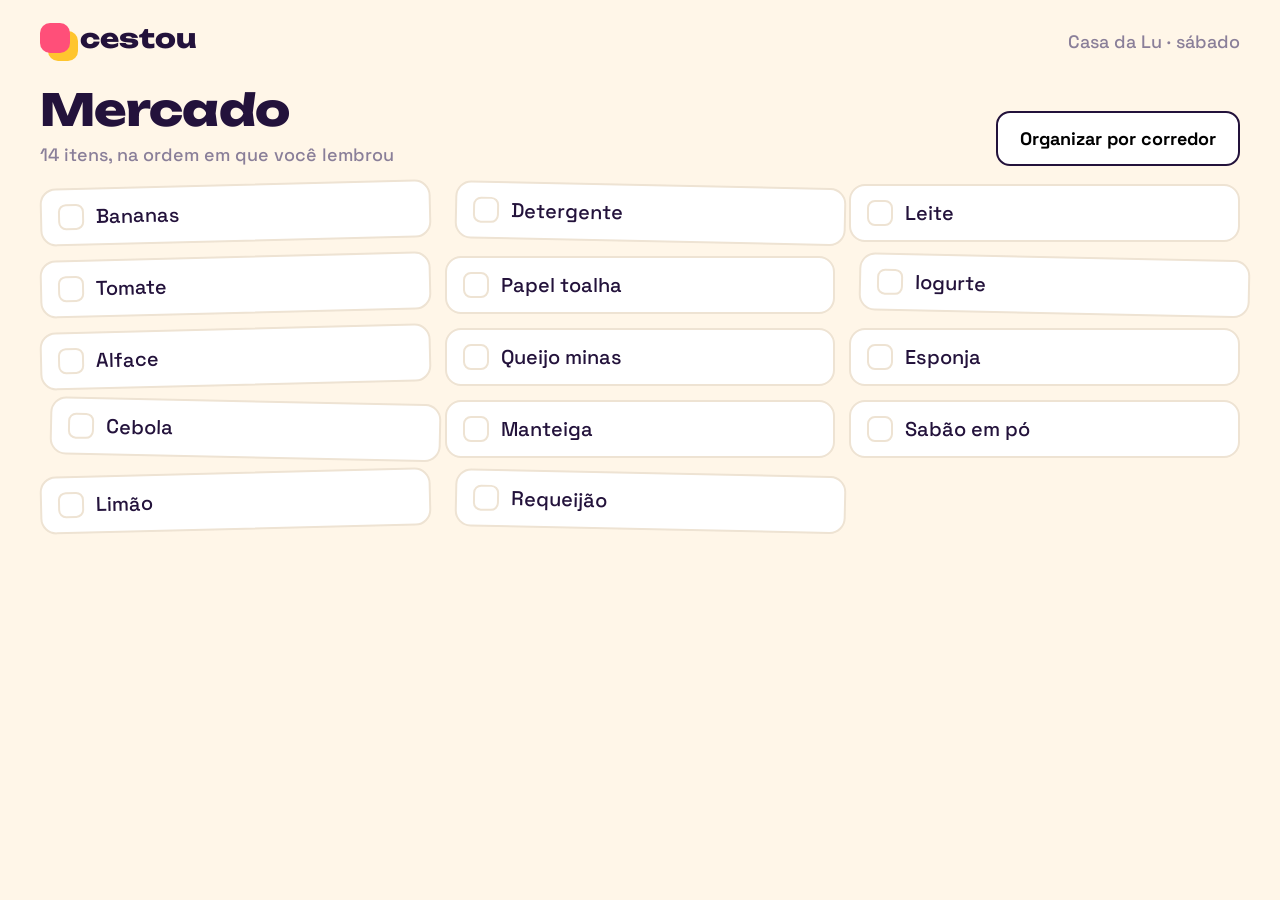
<file: moldes/antes-e-depois/exemplos/cestou/tela.html>
<!doctype html>
<html lang="pt-BR">
<head>
<meta charset="utf-8">
<meta name="viewport" content="width=device-width, initial-scale=1">
<title>Cestou — lista</title>
<!-- Tela da marca fictícia Cestou (lista de compras), só para provar o molde com uma segunda marca. -->
<link rel="stylesheet" href="https://fonts.googleapis.com/css2?family=Unbounded:wght@600;800&family=Space+Grotesk:wght@400;500;700&display=swap">
<style>
:root { --fundo: #FFF6E8; --cartao: #FFFFFF; --tinta: #23123B; --apagado: #8A7F99; --verde: #12A150; --rosa: #FF4F79; --amarelo: #FFC52E; --azul: #2F7BFF; --linha: #EEE3D3; }
* { box-sizing: border-box; margin: 0; }
body { background: var(--fundo); color: var(--tinta); font: 500 18px "Space Grotesk", sans-serif; }
header { display: flex; align-items: center; justify-content: space-between; padding: 22px 40px; }
.marca { font: 800 26px "Unbounded"; display: flex; align-items: center; gap: 10px; }
.marca i { width: 30px; height: 30px; border-radius: 10px; background: var(--rosa); display: inline-block; box-shadow: 8px 8px 0 var(--amarelo); }
.topo { padding: 6px 40px 18px; display: flex; align-items: end; justify-content: space-between; gap: 20px; }
h1 { font: 800 44px "Unbounded"; letter-spacing: -.02em; }
.sub { color: var(--apagado); margin-top: 6px; }
.btn { font: 700 18px "Space Grotesk"; padding: 14px 22px; border-radius: 14px; border: 2px solid var(--tinta); background: var(--cartao); white-space: nowrap; }
.ativo .btn { background: var(--verde); color: #fff; border-color: var(--verde); }
.lista { padding: 0 40px; display: grid; grid-template-columns: repeat(3, 1fr); gap: 14px; }
.item { background: var(--cartao); border: 2px solid var(--linha); border-radius: 16px; padding: 14px 16px; display: flex; gap: 12px; align-items: center; font-size: 20px; }
.item b { width: 26px; height: 26px; border-radius: 8px; border: 2.5px solid var(--linha); flex: none; }
.antes .item:nth-child(3n+1) { transform: rotate(-1.4deg); } .antes .item:nth-child(4n+2) { transform: rotate(1.2deg) translateX(10px); }
.grupos { padding: 0 40px; display: grid; grid-template-columns: repeat(3, 1fr); gap: 18px; }
.grupo { background: var(--cartao); border-radius: 20px; padding: 18px; border-top: 10px solid var(--c); }
.grupo h2 { font: 800 20px "Unbounded"; display: flex; justify-content: space-between; margin-bottom: 12px; }
.grupo h2 span { font: 700 16px "Space Grotesk"; color: #fff; background: var(--c); border-radius: 99px; padding: 3px 10px; }
.grupo .item { border: none; padding: 9px 2px; border-bottom: 2px dashed var(--linha); border-radius: 0; }
.grupo .item b { border-color: var(--c); }
@media (max-width: 600px) {
  header { padding: 54px 22px 14px; } .topo { padding: 4px 22px 16px; flex-direction: column; align-items: start; }
  h1 { font-size: 34px; } .lista, .grupos { grid-template-columns: 1fr; padding: 0 22px; gap: 10px; }
  .lista .item:nth-child(n+10) { display: none; } .grupo { padding: 14px 16px; } .grupo .item { padding: 6px 2px; font-size: 18px; }
}
</style>
</head>
<body>
<header><div class="marca"><i></i>cestou</div><div class="sub">Casa da Lu · sábado</div></header>
<div class="topo" id="topo"><div><h1>Mercado</h1><div class="sub" id="sub">14 itens, na ordem em que você lembrou</div></div><button class="btn" id="organizar">Organizar por corredor</button></div>
<div id="conteudo"></div>
<script>
const itens = [['Bananas', 'h'], ['Detergente', 'l'], ['Leite', 'f'], ['Tomate', 'h'], ['Papel toalha', 'l'], ['Iogurte', 'f'], ['Alface', 'h'], ['Queijo minas', 'f'], ['Esponja', 'l'], ['Cebola', 'h'], ['Manteiga', 'f'], ['Sabão em pó', 'l'], ['Limão', 'h'], ['Requeijão', 'f']]
const G = { h: ['Hortifrúti', '#12A150'], f: ['Frios e laticínios', '#2F7BFF'], l: ['Limpeza', '#FF4F79'] }
const depois = new URLSearchParams(location.search).get('estado') === 'depois'
const c = document.getElementById('conteudo')
if (!depois) {
  c.className = 'lista antes'
  c.innerHTML = itens.map(([n]) => `<div class="item"><b></b>${n}</div>`).join('')
} else {
  document.getElementById('topo').classList.add('ativo')
  document.getElementById('organizar').textContent = '✓ Por corredor'
  document.getElementById('sub').textContent = '3 corredores, na ordem do mercado'
  c.className = 'grupos'
  c.innerHTML = Object.entries(G).map(([k, [nome, cor]]) => {
    const g = itens.filter((i) => i[1] === k)
    return `<div class="grupo" style="--c:${cor}"><h2>${nome}<span>${g.length}</span></h2>${g.map(([n]) => `<div class="item"><b></b>${n}</div>`).join('')}</div>`
  }).join('')
}
</script>
</body>
</html>
</file>
